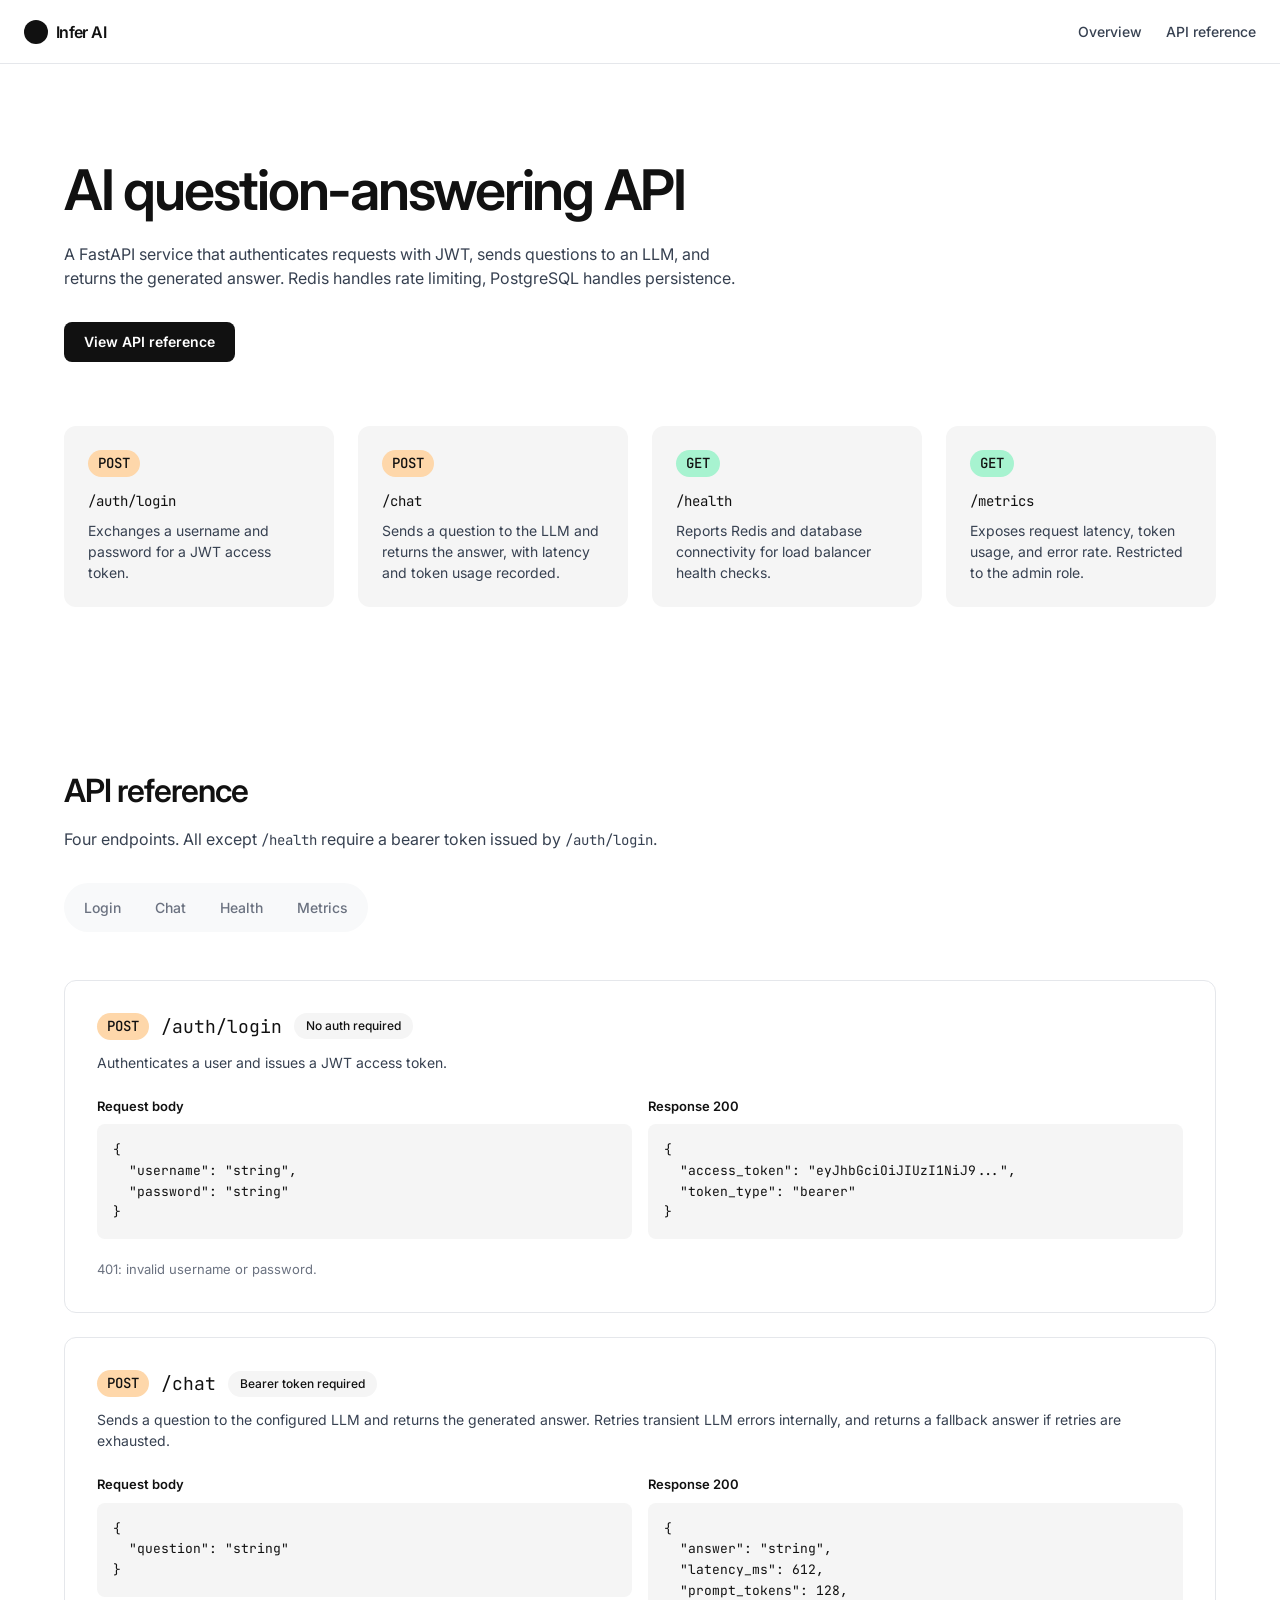
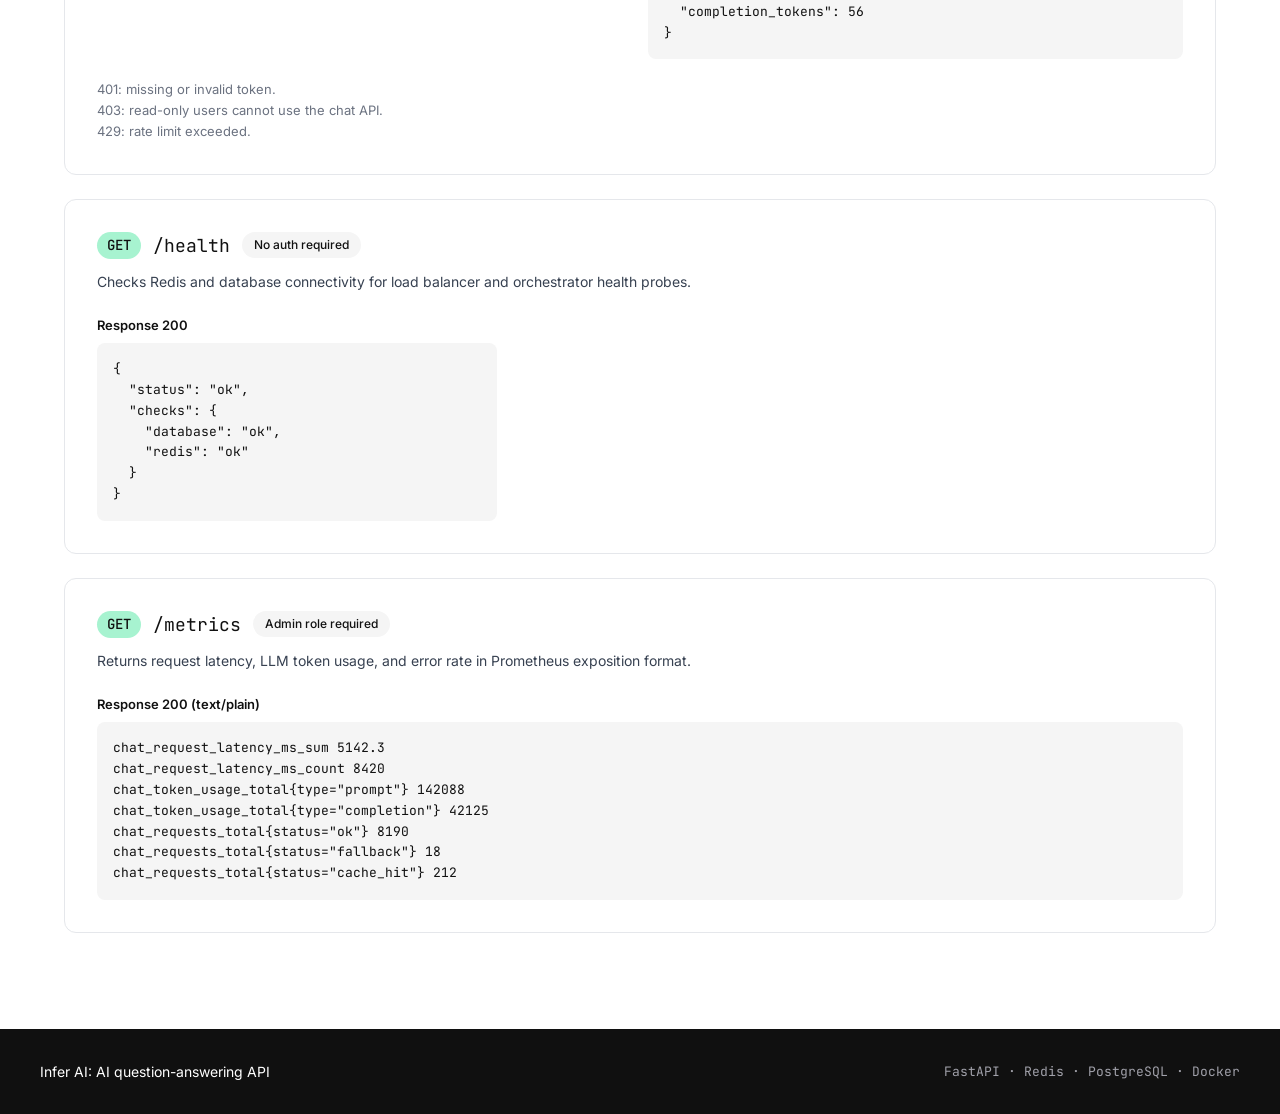
<file: app/static/index.html>
<!DOCTYPE html>
<html lang="en">
<head>
<meta charset="utf-8">
<meta name="viewport" content="width=device-width, initial-scale=1">
<title>Infer AI: API Reference</title>
<link rel="stylesheet" href="./css/base.css">
<style>
  html { scroll-behavior: smooth; }

  .topnav {
    position: sticky;
    top: 0;
    z-index: 10;
    height: 64px;
    display: flex;
    align-items: center;
    justify-content: space-between;
    padding: 0 24px;
    background: var(--color-canvas);
    border-bottom: 1px solid var(--color-hairline);
  }

  .topnav-brand {
    display: flex;
    align-items: center;
    gap: 8px;
  }

  .topnav-mark {
    width: 24px;
    height: 24px;
    border-radius: var(--rounded-full);
    background: var(--color-primary);
    flex-shrink: 0;
  }

  .topnav-name {
    font-weight: 600;
    font-size: 16px;
    letter-spacing: -0.04em;
  }

  .topnav-links {
    display: flex;
    align-items: center;
    gap: 24px;
  }

  .topnav-links a {
    font-size: 14px;
    font-weight: 500;
    color: var(--color-body);
  }

  .page-section {
    padding: 0 24px;
    max-width: 1200px;
    margin: 0 auto;
    box-sizing: border-box;
  }

  .hero {
    padding: 96px 24px 64px;
  }

  .hero-inner {
    max-width: 680px;
  }

  .hero h1 {
    font-family: var(--font-display);
    font-weight: 600;
    letter-spacing: -0.04em;
    line-height: 1.1;
    font-size: clamp(32px, 5vw, 56px);
    margin: 0 0 20px;
    color: var(--color-ink);
  }

  .hero p {
    font-size: 16px;
    line-height: 1.5;
    color: var(--color-body);
    margin: 0 0 32px;
  }

  .endpoint-grid-section {
    padding: 0 24px 96px;
  }

  .endpoint-grid {
    display: grid;
    grid-template-columns: repeat(auto-fit, minmax(240px, 1fr));
    gap: 24px;
  }

  .endpoint-card {
    display: block;
    color: inherit;
  }

  .endpoint-card:hover {
    color: inherit;
  }

  .endpoint-card .badge-pill {
    margin-bottom: 14px;
  }

  .endpoint-card-path {
    font-family: var(--font-mono);
    font-size: 14px;
    color: var(--color-ink);
    margin-bottom: 8px;
  }

  .endpoint-card-desc {
    font-size: 14px;
    line-height: 1.5;
    color: var(--color-body);
  }

  .reference-section {
    padding: 64px 24px 96px;
  }

  .reference-section h2 {
    font-family: var(--font-display);
    font-weight: 600;
    letter-spacing: -0.03em;
    font-size: 32px;
    margin: 0 0 12px;
    color: var(--color-ink);
  }

  .reference-intro {
    font-size: 16px;
    line-height: 1.5;
    color: var(--color-body);
    margin: 0 0 32px;
    max-width: 680px;
  }

  .reference-nav {
    margin-bottom: 48px;
  }

  .endpoint-detail-list {
    display: flex;
    flex-direction: column;
    gap: 24px;
  }

  .endpoint-detail-header {
    display: flex;
    align-items: center;
    gap: 12px;
    flex-wrap: wrap;
    margin-bottom: 12px;
  }

  .endpoint-detail-path {
    font-family: var(--font-mono);
    font-size: 18px;
    color: var(--color-ink);
  }

  .endpoint-detail-desc {
    font-size: 14px;
    line-height: 1.5;
    color: var(--color-body);
    margin: 0 0 24px;
  }

  .endpoint-detail-grid {
    display: grid;
    grid-template-columns: repeat(auto-fit, minmax(240px, 1fr));
    gap: 16px;
  }

  .endpoint-field-label {
    font-size: 13px;
    font-weight: 600;
    color: var(--color-ink);
    margin-bottom: 8px;
  }

  .endpoint-code-block {
    background: var(--color-surface-card);
    border-radius: var(--rounded-md);
    padding: 16px;
    font-family: var(--font-mono);
    font-size: 13px;
    line-height: 1.6;
    color: var(--color-ink);
    margin: 0;
    overflow-x: auto;
  }

  .endpoint-code-block.narrow {
    max-width: 400px;
  }

  .endpoint-detail-errors {
    margin-top: 20px;
    font-size: 13px;
    color: var(--color-muted);
    line-height: 1.6;
  }

  .site-footer {
    background: var(--color-surface-dark);
    color: var(--color-on-dark-soft);
    padding: 32px 24px;
  }

  .site-footer-inner {
    max-width: 1200px;
    margin: 0 auto;
    display: flex;
    justify-content: space-between;
    align-items: center;
    flex-wrap: wrap;
    gap: 12px;
    box-sizing: border-box;
  }

  .site-footer-name {
    font-size: 14px;
    color: var(--color-on-dark);
  }

  .site-footer-stack {
    font-size: 13px;
    font-family: var(--font-mono);
  }
</style>
</head>
<body>

<div class="topnav">
  <div class="topnav-brand">
    <div class="topnav-mark"></div>
    <span class="topnav-name">Infer AI</span>
  </div>
  <div class="topnav-links">
    <a href="#top">Overview</a>
    <a href="#reference">API reference</a>
  </div>
</div>

<div id="top" class="page-section hero">
  <div class="hero-inner">
    <h1>AI question-answering API</h1>
    <p>A FastAPI service that authenticates requests with JWT, sends questions to an LLM, and returns the generated answer. Redis handles rate limiting, PostgreSQL handles persistence.</p>
    <a href="#reference" class="btn-primary">View API reference</a>
  </div>
</div>

<div class="page-section endpoint-grid-section">
  <div class="endpoint-grid">
    <a href="#endpoint-login" class="card endpoint-card">
      <span class="badge-pill method-post mono">POST</span>
      <div class="endpoint-card-path">/auth/login</div>
      <div class="endpoint-card-desc">Exchanges a username and password for a JWT access token.</div>
    </a>
    <a href="#endpoint-chat" class="card endpoint-card">
      <span class="badge-pill method-post mono">POST</span>
      <div class="endpoint-card-path">/chat</div>
      <div class="endpoint-card-desc">Sends a question to the LLM and returns the answer, with latency and token usage recorded.</div>
    </a>
    <a href="#endpoint-health" class="card endpoint-card">
      <span class="badge-pill method-get mono">GET</span>
      <div class="endpoint-card-path">/health</div>
      <div class="endpoint-card-desc">Reports Redis and database connectivity for load balancer health checks.</div>
    </a>
    <a href="#endpoint-metrics" class="card endpoint-card">
      <span class="badge-pill method-get mono">GET</span>
      <div class="endpoint-card-path">/metrics</div>
      <div class="endpoint-card-desc">Exposes request latency, token usage, and error rate. Restricted to the admin role.</div>
    </a>
  </div>
</div>

<div id="reference" class="page-section reference-section">
  <h2>API reference</h2>
  <p class="reference-intro">Four endpoints. All except <span class="mono">/health</span> require a bearer token issued by <span class="mono">/auth/login</span>.</p>

  <div class="nav-pill-group reference-nav">
    <a href="#endpoint-login" class="nav-pill">Login</a>
    <a href="#endpoint-chat" class="nav-pill">Chat</a>
    <a href="#endpoint-health" class="nav-pill">Health</a>
    <a href="#endpoint-metrics" class="nav-pill">Metrics</a>
  </div>

  <div class="endpoint-detail-list">

    <div id="endpoint-login" class="card-outline">
      <div class="endpoint-detail-header">
        <span class="badge-pill method-post mono">POST</span>
        <span class="endpoint-detail-path">/auth/login</span>
        <span class="badge-pill">No auth required</span>
      </div>
      <p class="endpoint-detail-desc">Authenticates a user and issues a JWT access token.</p>
      <div class="endpoint-detail-grid">
        <div>
          <div class="endpoint-field-label">Request body</div>
          <pre class="endpoint-code-block">{
  "username": "string",
  "password": "string"
}</pre>
        </div>
        <div>
          <div class="endpoint-field-label">Response 200</div>
          <pre class="endpoint-code-block">{
  "access_token": "eyJhbGciOiJIUzI1NiJ9...",
  "token_type": "bearer"
}</pre>
        </div>
      </div>
      <div class="endpoint-detail-errors">401: invalid username or password.</div>
    </div>

    <div id="endpoint-chat" class="card-outline">
      <div class="endpoint-detail-header">
        <span class="badge-pill method-post mono">POST</span>
        <span class="endpoint-detail-path">/chat</span>
        <span class="badge-pill">Bearer token required</span>
      </div>
      <p class="endpoint-detail-desc">Sends a question to the configured LLM and returns the generated answer. Retries transient LLM errors internally, and returns a fallback answer if retries are exhausted.</p>
      <div class="endpoint-detail-grid">
        <div>
          <div class="endpoint-field-label">Request body</div>
          <pre class="endpoint-code-block">{
  "question": "string"
}</pre>
        </div>
        <div>
          <div class="endpoint-field-label">Response 200</div>
          <pre class="endpoint-code-block">{
  "answer": "string",
  "latency_ms": 612,
  "prompt_tokens": 128,
  "completion_tokens": 56
}</pre>
        </div>
      </div>
      <div class="endpoint-detail-errors">401: missing or invalid token.<br />403: read-only users cannot use the chat API.<br />429: rate limit exceeded.</div>
    </div>

    <div id="endpoint-health" class="card-outline">
      <div class="endpoint-detail-header">
        <span class="badge-pill method-get mono">GET</span>
        <span class="endpoint-detail-path">/health</span>
        <span class="badge-pill">No auth required</span>
      </div>
      <p class="endpoint-detail-desc">Checks Redis and database connectivity for load balancer and orchestrator health probes.</p>
      <div>
        <div class="endpoint-field-label">Response 200</div>
        <pre class="endpoint-code-block narrow">{
  "status": "ok",
  "checks": {
    "database": "ok",
    "redis": "ok"
  }
}</pre>
      </div>
    </div>

    <div id="endpoint-metrics" class="card-outline">
      <div class="endpoint-detail-header">
        <span class="badge-pill method-get mono">GET</span>
        <span class="endpoint-detail-path">/metrics</span>
        <span class="badge-pill">Admin role required</span>
      </div>
      <p class="endpoint-detail-desc">Returns request latency, LLM token usage, and error rate in Prometheus exposition format.</p>
      <div>
        <div class="endpoint-field-label">Response 200 (text/plain)</div>
        <pre class="endpoint-code-block">chat_request_latency_ms_sum 5142.3
chat_request_latency_ms_count 8420
chat_token_usage_total{type="prompt"} 142088
chat_token_usage_total{type="completion"} 42125
chat_requests_total{status="ok"} 8190
chat_requests_total{status="fallback"} 18
chat_requests_total{status="cache_hit"} 212</pre>
      </div>
    </div>

  </div>
</div>

<div class="site-footer">
  <div class="site-footer-inner">
    <span class="site-footer-name">Infer AI: AI question-answering API</span>
    <span class="site-footer-stack mono">FastAPI · Redis · PostgreSQL · Docker</span>
  </div>
</div>

</body>
</html>
</file>
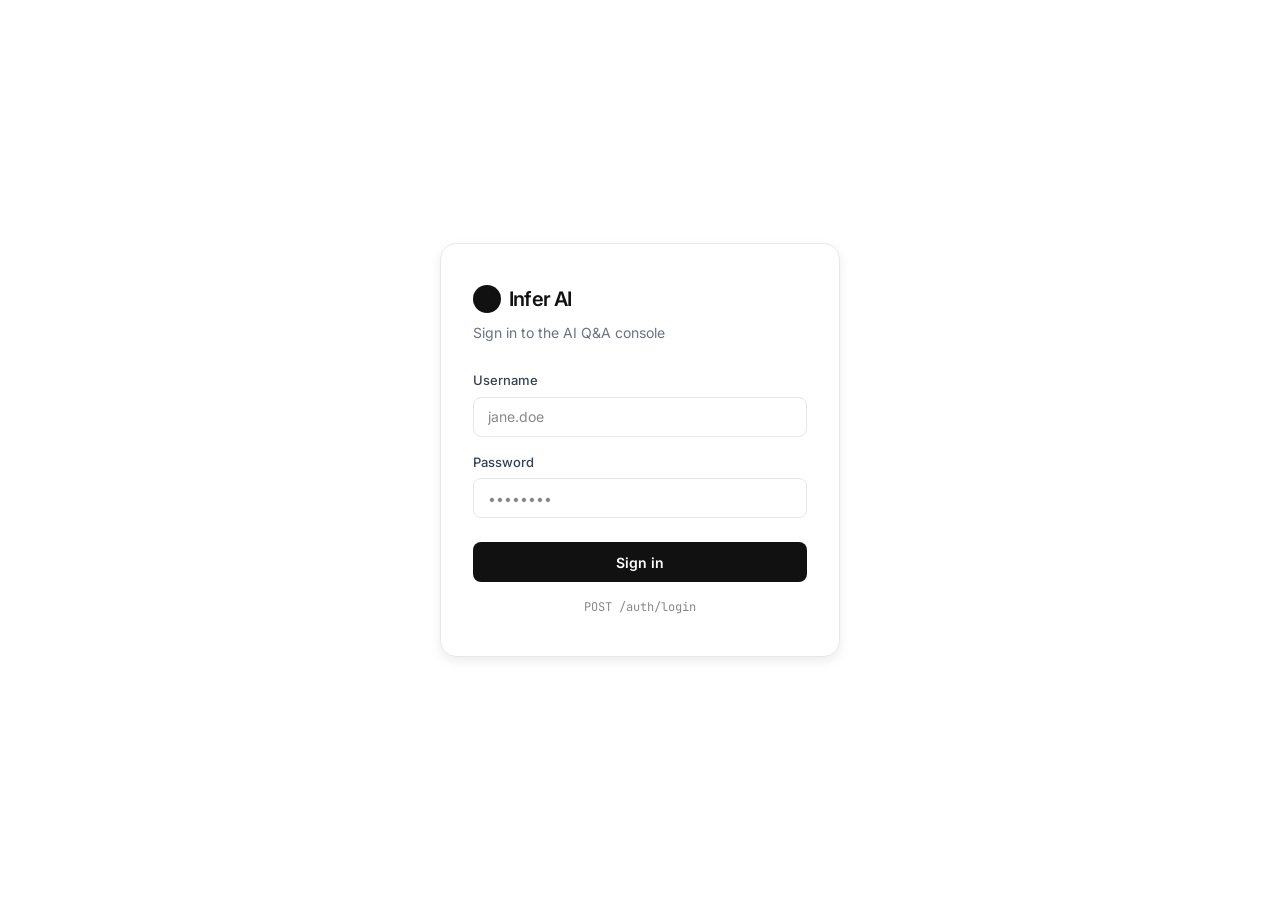
<file: app/static/console.html>
<!DOCTYPE html>
<html lang="en">
<head>
<meta charset="utf-8">
<meta name="viewport" content="width=device-width, initial-scale=1">
<title>Infer AI:  Console</title>
<link rel="stylesheet" href="./css/base.css">
<style>
  html, body {
    height: 100%;
  }

  #app {
    min-height: 100vh;
  }

  /* Login screen */

  .login-screen {
    min-height: 100vh;
    display: flex;
    align-items: center;
    justify-content: center;
    padding: 24px;
    background: var(--color-canvas);
    box-sizing: border-box;
  }

  .login-card {
    width: 100%;
    max-width: 400px;
    border: 1px solid var(--color-hairline);
    border-radius: var(--rounded-xl);
    padding: 40px 32px;
    box-shadow: 0 4px 12px rgba(0, 0, 0, 0.08);
    box-sizing: border-box;
  }

  .login-brand {
    display: flex;
    align-items: center;
    gap: 8px;
    margin-bottom: 8px;
  }

  .login-brand-mark {
    width: 28px;
    height: 28px;
    border-radius: var(--rounded-full);
    background: var(--color-primary);
    flex-shrink: 0;
  }

  .login-brand-name {
    font-weight: 600;
    font-size: 20px;
    letter-spacing: -0.04em;
    color: var(--color-ink);
  }

  .login-subtitle {
    font-size: 14px;
    color: var(--color-muted);
    margin-bottom: 28px;
  }

  .login-label {
    display: block;
    font-size: 13px;
    font-weight: 500;
    color: var(--color-body);
    margin-bottom: 6px;
  }

  .login-error {
    color: var(--color-error);
    font-size: 13px;
    margin-bottom: 8px;
  }

  .login-caption {
    margin-top: 16px;
    text-align: center;
    color: var(--color-muted-soft);
  }

  /* App shell */

  .app-shell {
    display: flex;
    flex-direction: column;
    height: 100vh;
  }

  .app-topnav {
    height: 64px;
    display: flex;
    align-items: center;
    justify-content: space-between;
    padding: 0 24px;
    border-bottom: 1px solid var(--color-hairline);
    background: var(--color-canvas);
    flex-shrink: 0;
  }

  .app-topnav-brand {
    display: flex;
    align-items: center;
    gap: 8px;
  }

  .app-topnav-mark {
    width: 24px;
    height: 24px;
    border-radius: var(--rounded-full);
    background: var(--color-primary);
    flex-shrink: 0;
  }

  .app-topnav-name {
    font-weight: 600;
    font-size: 16px;
    letter-spacing: -0.04em;
    color: var(--color-ink);
  }

  .app-topnav-user {
    display: flex;
    align-items: center;
    gap: 12px;
  }

  .app-avatar {
    width: 36px;
    height: 36px;
    border-radius: var(--rounded-full);
    background: var(--color-surface-card);
    display: flex;
    align-items: center;
    justify-content: center;
    font-size: 13px;
    font-weight: 500;
    color: var(--color-ink);
    flex-shrink: 0;
  }

  .app-signout {
    background: none;
    border: none;
    font-size: 14px;
    color: var(--color-muted);
    font-family: var(--font-body);
    cursor: pointer;
  }

  .app-signout:hover {
    color: var(--color-ink);
  }

  /* Chat tab */

  .chat-tab-root {
    flex: 1;
    display: flex;
    flex-direction: column;
    overflow: hidden;
  }

  .chat-scroll {
    flex: 1;
    overflow-y: auto;
    padding: 24px;
  }

  .chat-scroll-inner {
    max-width: 720px;
    margin: 0 auto;
  }

  .chat-row {
    display: flex;
    margin-bottom: 16px;
  }

  .chat-row-user {
    justify-content: flex-end;
  }

  .chat-row-assistant {
    justify-content: flex-start;
  }

  .chat-bubble-col {
    max-width: 70%;
    display: flex;
    flex-direction: column;
    gap: 6px;
  }

  .chat-bubble {
    border-radius: var(--rounded-md);
    padding: 12px 16px;
    font-size: 14px;
    line-height: 1.5;
  }

  .chat-bubble-user {
    max-width: 70%;
    background: var(--color-primary);
    color: var(--color-on-primary);
  }

  .chat-bubble-assistant {
    background: var(--color-surface-card);
    color: var(--color-ink);
  }

  .chat-bubble-thinking {
    color: var(--color-muted);
  }

  .chat-bubble-error {
    background: #fef2f2;
    color: var(--color-error);
    border: 1px solid var(--color-error);
  }

  .chat-bubble-system {
    background: #fffbeb;
    color: var(--color-warning);
    border: 1px solid var(--color-warning);
  }

  .chat-meta-row {
    display: flex;
    gap: 8px;
    align-items: center;
    padding-left: 4px;
  }

  .chat-meta-item {
    font-size: 11px;
    color: var(--color-muted-soft);
  }

  .chat-warning-banner {
    max-width: 720px;
    width: 100%;
    margin: 0 auto 12px;
    padding: 10px 14px;
    border-radius: var(--rounded-md);
    background: #fffbeb;
    color: var(--color-warning);
    border: 1px solid var(--color-warning);
    font-size: 13px;
    box-sizing: border-box;
  }

  .chat-input-row {
    padding: 16px 24px;
    border-top: 1px solid var(--color-hairline);
    background: var(--color-canvas);
    flex-shrink: 0;
  }

  .chat-input-row-inner {
    max-width: 720px;
    margin: 0 auto;
  }

  .chat-input-fields {
    display: flex;
    gap: 12px;
  }

  .chat-input-fields .text-input {
    flex: 1;
    margin-bottom: 0;
  }

  .chat-send-btn {
    flex-shrink: 0;
  }

  /* System tab */

  .system-tab-root {
    flex: 1;
    overflow-y: auto;
    padding: 24px;
  }

  .system-tab-inner {
    max-width: 560px;
    margin: 0 auto;
    display: flex;
    flex-direction: column;
    gap: 16px;
  }

  .system-card-title {
    font-size: 15px;
    font-weight: 600;
    color: var(--color-ink);
    margin-bottom: 12px;
  }

  .system-card-header {
    display: flex;
    align-items: center;
    justify-content: space-between;
    margin-bottom: 4px;
  }

  .system-card-header .system-card-title {
    margin-bottom: 0;
  }

  .system-checking {
    color: var(--color-muted);
    font-size: 14px;
  }

  .system-row {
    display: flex;
    align-items: center;
    gap: 10px;
    padding: 8px 0;
    font-size: 14px;
    color: var(--color-body);
  }

  .system-row-value {
    margin-left: auto;
    color: var(--color-muted-soft);
  }

  .system-error-detail {
    color: var(--color-muted);
    margin-top: 4px;
  }

  .status-dot {
    display: inline-block;
    width: 10px;
    height: 10px;
    border-radius: var(--rounded-full);
    flex-shrink: 0;
  }

  .status-dot-ok {
    background: var(--color-success);
  }

  .status-dot-error {
    background: var(--color-error);
  }

  .system-metrics-caption {
    color: var(--color-muted);
    margin: 0 0 12px;
  }
</style>
</head>
<body>
<div id="app"></div>
<script src="./js/api.js"></script>
<script src="./js/console.js"></script>
</body>
</html>
</file>
<file: app/static/css/base.css>
@import './tokens.css';

/* CSS Reset */
* {
  box-sizing: border-box;
}

html, body, div, span, h1, h2, h3, h4, h5, h6, p, ul, ol, li, a, button, input, form {
  margin: 0;
  padding: 0;
}

body {
  font-family: var(--font-body);
  color: var(--color-ink);
  background: var(--color-canvas);
  line-height: 1.5;
}

input::placeholder {
  color: var(--color-muted-soft);
}

a {
  color: var(--color-brand-accent);
  text-decoration: none;
}

a:hover {
  color: #2563eb;
}

/* Button Components */

.btn-primary {
  height: 40px;
  padding: 0 20px;
  background: var(--color-primary);
  color: var(--color-on-primary);
  border: none;
  border-radius: var(--rounded-md);
  font-size: 14px;
  font-weight: 600;
  font-family: var(--font-body);
  cursor: pointer;
  display: inline-flex;
  align-items: center;
  justify-content: center;
}

.btn-primary:hover {
  background: var(--color-primary-active);
}

.btn-secondary {
  height: 40px;
  padding: 0 20px;
  background: var(--color-canvas);
  color: var(--color-ink);
  border: 1px solid var(--color-hairline);
  border-radius: var(--rounded-md);
  font-size: 14px;
  font-weight: 600;
  font-family: var(--font-body);
  cursor: pointer;
  display: inline-flex;
  align-items: center;
  justify-content: center;
}

.btn-secondary:hover {
  background: var(--color-surface-soft);
}

/* Card Component */

.card {
  background: var(--color-surface-card);
  border-radius: var(--rounded-lg);
  padding: var(--spacing-lg);
}

.card-outline {
  background: var(--color-canvas);
  border: 1px solid var(--color-hairline);
  border-radius: var(--rounded-lg);
  padding: var(--spacing-xl);
}

/* Badge/Pill Components */

.badge-pill {
  display: inline-block;
  background: var(--color-surface-card);
  color: var(--color-ink);
  font-size: 12px;
  font-weight: 500;
  padding: 4px 12px;
  border-radius: var(--rounded-pill);
  font-family: var(--font-body);
}

.badge-pill.method-post {
  background: var(--color-method-post);
  color: var(--color-ink);
  padding: 3px 10px;
}

.badge-pill.method-get {
  background: var(--color-method-get);
  color: var(--color-ink);
  padding: 3px 10px;
}

.badge-pill.status-success {
  background: #ecfdf5;
  color: var(--color-success);
  font-weight: 500;
}

.badge-pill.warning {
  background: #fffbeb;
  color: var(--color-warning);
  font-weight: 500;
  font-size: 11px;
  padding: 2px 8px;
}

/* Text Input Component */

.text-input {
  height: 40px;
  width: 100%;
  padding: 10px 14px;
  border: 1px solid var(--color-hairline);
  border-radius: var(--rounded-md);
  font-size: 14px;
  font-family: var(--font-body);
  color: var(--color-ink);
  box-sizing: border-box;
  outline: none;
}

.text-input:focus {
  border-color: var(--color-ink);
}

/* Navigation Pill Group */

.nav-pill-group {
  display: flex;
  flex-wrap: wrap;
  gap: 6px;
  background: var(--color-surface-soft);
  border-radius: var(--rounded-pill);
  padding: 6px;
  width: fit-content;
}

.nav-pill {
  padding: 8px 14px;
  border-radius: var(--rounded-md);
  border: none;
  background: transparent;
  font-size: 14px;
  font-weight: 500;
  color: var(--color-muted);
  font-family: var(--font-body);
  cursor: pointer;
  outline: none;
}

.nav-pill.active {
  background: var(--color-canvas);
  color: var(--color-ink);
  box-shadow: 0 1px 2px rgba(0, 0, 0, 0.05);
}

/* Monospace Utility */

.mono {
  font-family: var(--font-mono);
  font-size: 14px;
}

.mono.small {
  font-size: 12px;
}

.mono.caption {
  font-size: 13px;
  font-weight: 500;
}
</file>
